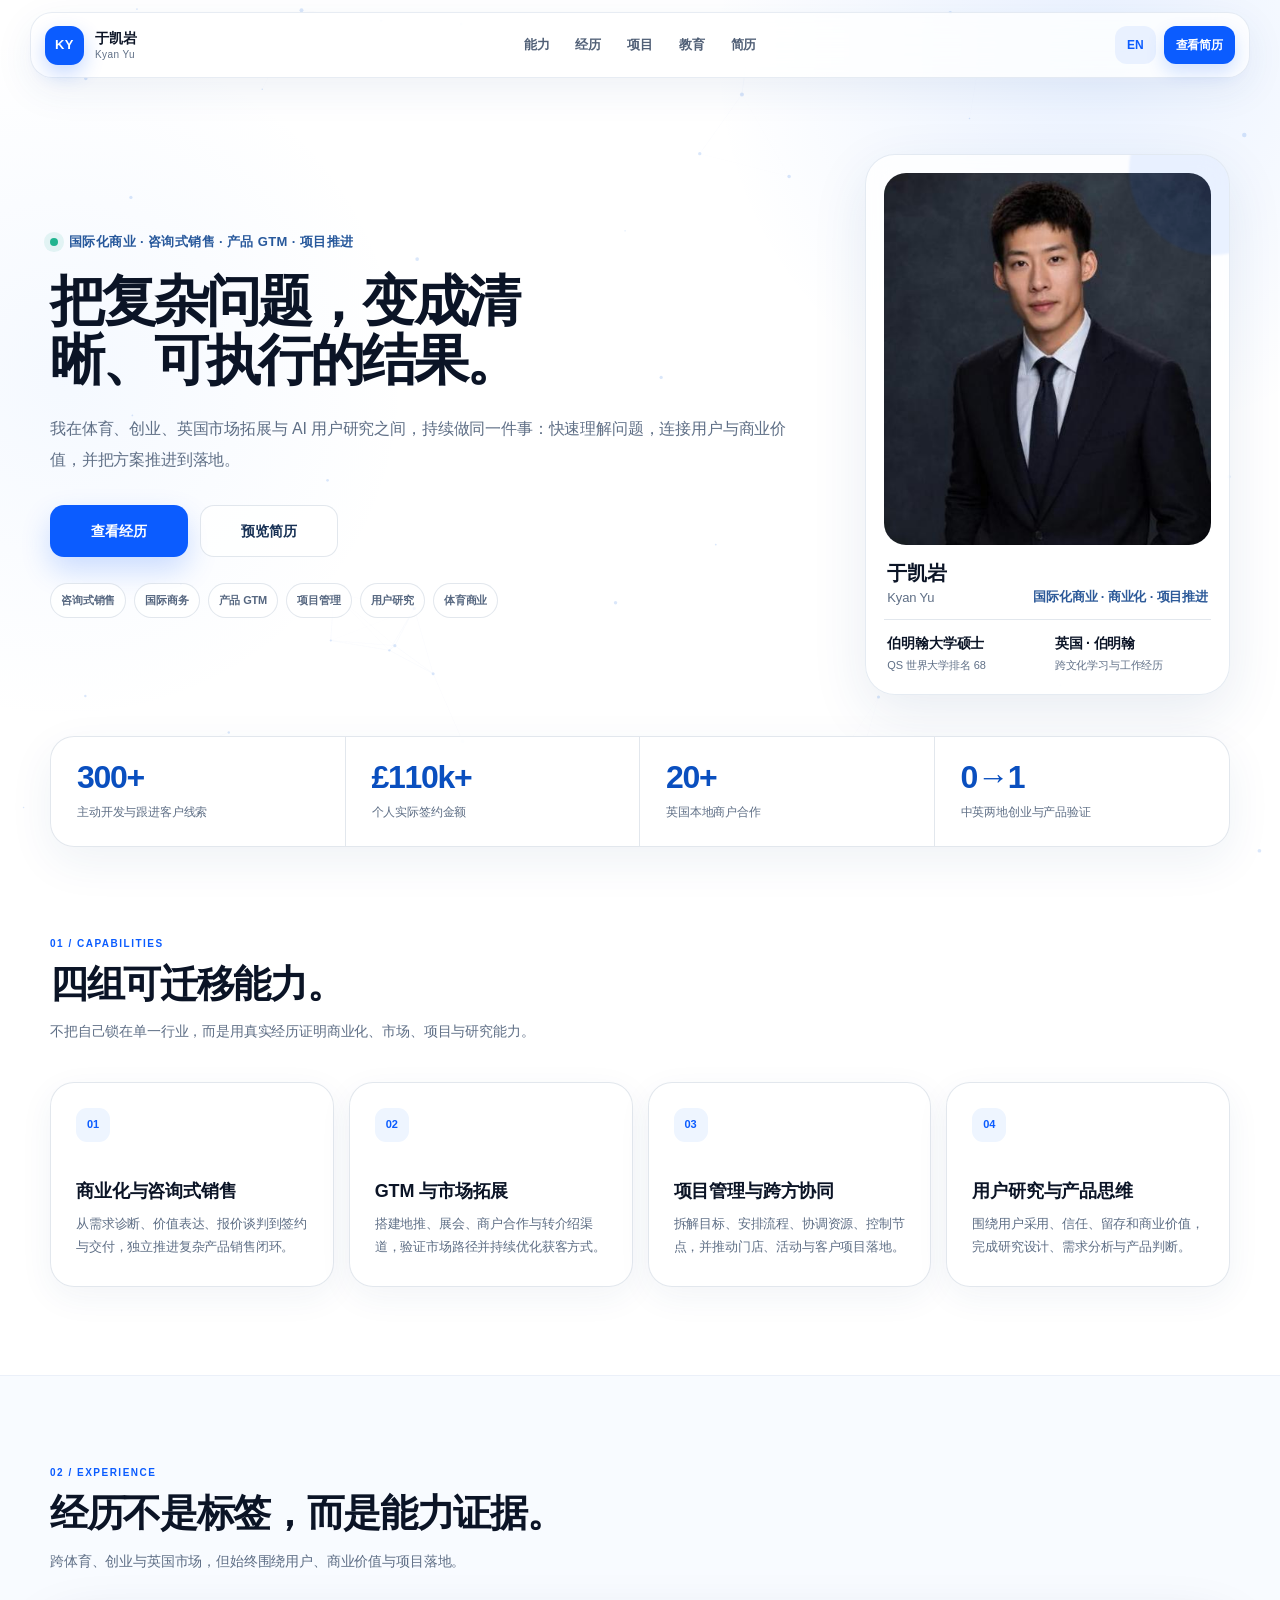
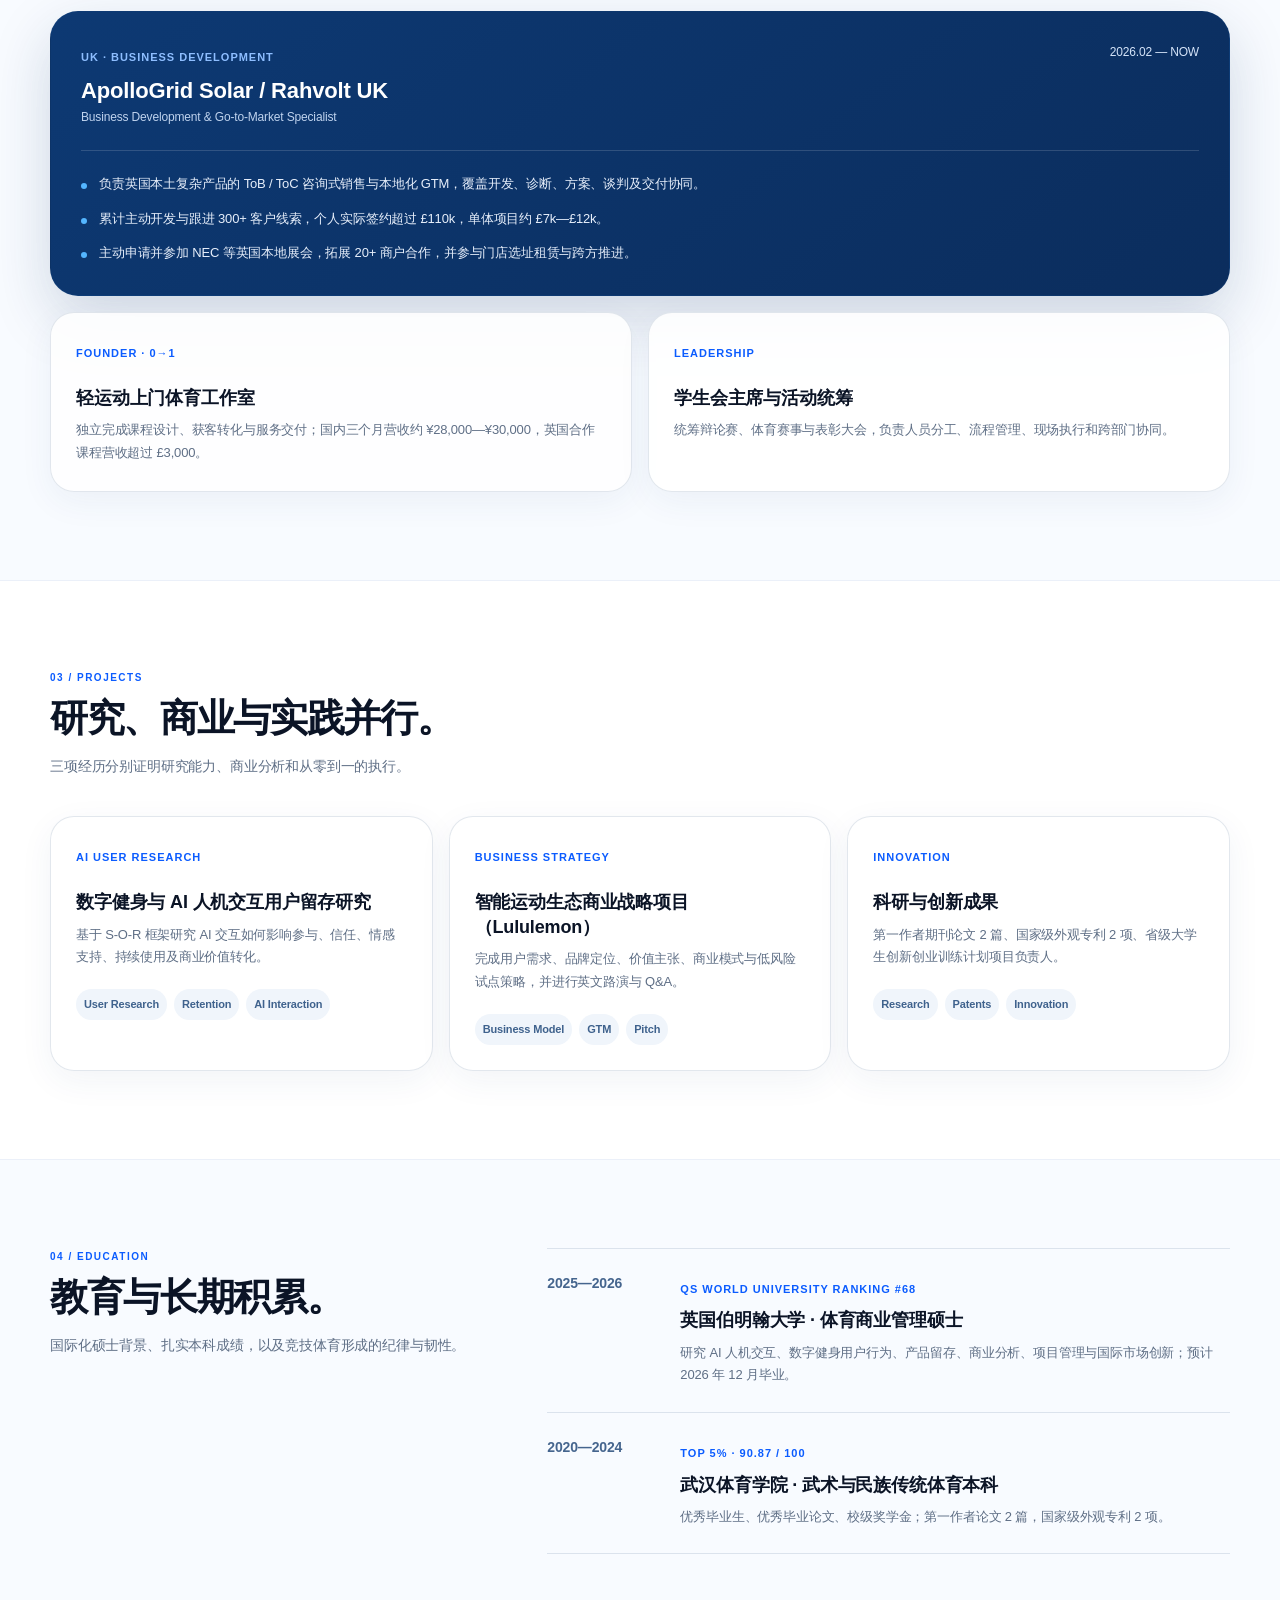
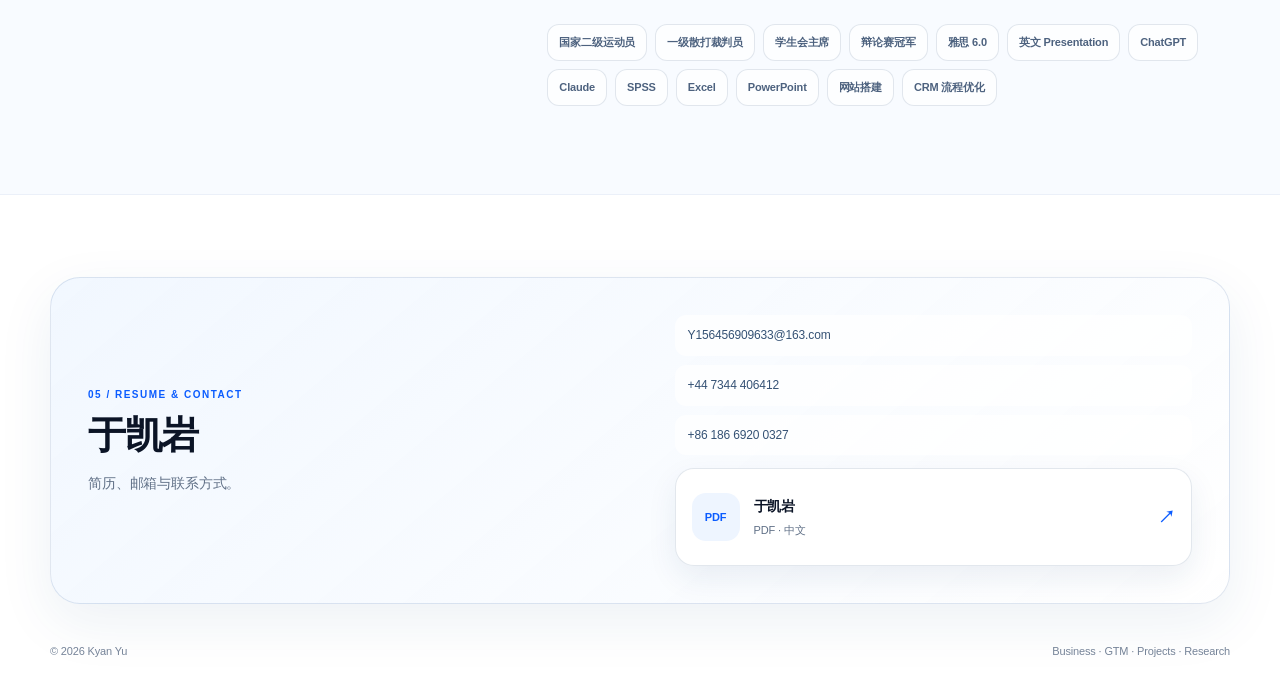
<file: index_fixed_for_github.html>
<!doctype html>
<html lang="zh-CN">
<head>
  <meta charset="UTF-8" />
  <meta name="viewport" content="width=device-width, initial-scale=1, viewport-fit=cover" />
  <meta name="description" content="于凯岩 Kyan Yu｜国际化商业、咨询式销售、产品 GTM、项目推进、用户研究与体育商业个人履历网站。" />
  <meta name="theme-color" content="#ffffff" />
  <title>于凯岩 Kyan Yu｜个人履历</title>
  <link rel="icon" href="./favicon.svg" type="image/svg+xml" />
  <link rel="stylesheet" href="styles.css" />
</head>
<body>
  <canvas id="particleCanvas" aria-hidden="true"></canvas>
  <div class="cursor-glow" aria-hidden="true"></div>
  <div class="page-progress" aria-hidden="true"><span></span></div>

  <header class="topbar" id="top">
    <a class="brand" href="#top" aria-label="返回顶部">
      <span class="brand-mark">KY</span>
      <span class="brand-name"><b>于凯岩</b><small>Kyan Yu</small></span>
    </a>
    <nav class="nav-links" aria-label="主导航">
      <a href="#capabilities" data-i18n="navCapabilities">能力</a>
      <a href="#experience" data-i18n="navExperience">经历</a>
      <a href="#projects" data-i18n="navProjects">项目</a>
      <a href="#education" data-i18n="navEducation">教育</a>
      <a href="#resume" data-i18n="navResume">简历</a>
    </nav>
    <div class="nav-actions">
      <button id="languageToggle" class="language-toggle" type="button" aria-label="切换语言">EN</button>
      <a class="download-link" href="./resume.pdf" target="_blank" rel="noopener" data-i18n="viewResume">查看简历</a>
    </div>
  </header>

  <main>
    <section class="hero shell">
      <div class="hero-copy reveal">
        <p class="eyebrow"><i></i><span data-i18n="heroEyebrow">国际化商业 · 咨询式销售 · 产品 GTM · 项目推进</span></p>
        <h1 data-i18n="heroTitle">把复杂问题，变成清晰、可执行的结果。</h1>
        <p class="hero-lead" data-i18n="heroLead">我在体育、创业、英国市场拓展与 AI 用户研究之间，持续做同一件事：快速理解问题，连接用户与商业价值，并把方案推进到落地。</p>
        <div class="hero-actions">
          <a class="button primary magnetic" href="#experience" data-i18n="viewExperience">查看经历</a>
          <a class="button secondary magnetic" href="./resume.pdf" target="_blank" rel="noopener" data-i18n="previewResume">预览简历</a>
        </div>
        <div class="focus-row" aria-label="能力方向">
          <span data-i18n="focus1">咨询式销售</span>
          <span data-i18n="focus2">国际商务</span>
          <span data-i18n="focus3">产品 GTM</span>
          <span data-i18n="focus4">项目管理</span>
          <span data-i18n="focus5">用户研究</span>
          <span data-i18n="focus6">体育商业</span>
        </div>
      </div>

      <aside class="profile-card reveal delay-1 tilt-card">
        <div class="profile-photo"><img src="./profile.png" alt="于凯岩职业照" /></div>
        <div class="profile-info">
          <div>
            <strong>于凯岩</strong>
            <span>Kyan Yu</span>
          </div>
          <p data-i18n="profileRole">国际化商业 · 商业化 · 项目推进</p>
        </div>
        <div class="profile-meta">
          <span><b data-i18n="profileSchool">伯明翰大学硕士</b><small data-i18n="profileSchoolSub">QS 世界大学排名 68</small></span>
          <span><b data-i18n="profileLocation">英国 · 伯明翰</b><small data-i18n="profileLocationSub">跨文化学习与工作经历</small></span>
        </div>
      </aside>
    </section>

    <section class="metrics shell reveal" aria-label="核心数据">
      <article class="metric-card tilt-card"><strong data-count="300" data-suffix="+">0</strong><span data-i18n="metricLeads">主动开发与跟进客户线索</span></article>
      <article class="metric-card tilt-card"><strong data-count="110" data-prefix="£" data-suffix="k+">0</strong><span data-i18n="metricSigned">个人实际签约金额</span></article>
      <article class="metric-card tilt-card"><strong data-count="20" data-suffix="+">0</strong><span data-i18n="metricPartners">英国本地商户合作</span></article>
      <article class="metric-card tilt-card"><strong>0→1</strong><span data-i18n="metricVenture">中英两地创业与产品验证</span></article>
    </section>

    <section class="section shell" id="capabilities">
      <div class="section-head reveal">
        <p>01 / CAPABILITIES</p>
        <h2 data-i18n="capabilitiesTitle">四组可迁移能力。</h2>
        <span data-i18n="capabilitiesLead">不把自己锁在单一行业，而是用真实经历证明商业化、市场、项目与研究能力。</span>
      </div>
      <div class="capability-grid">
        <article class="capability-card reveal tilt-card">
          <span>01</span>
          <h3 data-i18n="cap1Title">商业化与咨询式销售</h3>
          <p data-i18n="cap1Text">从需求诊断、价值表达、报价谈判到签约与交付，独立推进复杂产品销售闭环。</p>
        </article>
        <article class="capability-card reveal delay-1 tilt-card">
          <span>02</span>
          <h3 data-i18n="cap2Title">GTM 与市场拓展</h3>
          <p data-i18n="cap2Text">搭建地推、展会、商户合作与转介绍渠道，验证市场路径并持续优化获客方式。</p>
        </article>
        <article class="capability-card reveal delay-2 tilt-card">
          <span>03</span>
          <h3 data-i18n="cap3Title">项目管理与跨方协同</h3>
          <p data-i18n="cap3Text">拆解目标、安排流程、协调资源、控制节点，并推动门店、活动与客户项目落地。</p>
        </article>
        <article class="capability-card reveal delay-3 tilt-card">
          <span>04</span>
          <h3 data-i18n="cap4Title">用户研究与产品思维</h3>
          <p data-i18n="cap4Text">围绕用户采用、信任、留存和商业价值，完成研究设计、需求分析与产品判断。</p>
        </article>
      </div>
    </section>

    <section class="section section-soft" id="experience">
      <div class="shell">
        <div class="section-head reveal">
          <p>02 / EXPERIENCE</p>
          <h2 data-i18n="experienceTitle">经历不是标签，而是能力证据。</h2>
          <span data-i18n="experienceLead">跨体育、创业与英国市场，但始终围绕用户、商业价值与项目落地。</span>
        </div>

        <div class="experience-stack">
          <article class="experience-card primary-experience reveal tilt-card">
            <header>
              <div>
                <small>UK · BUSINESS DEVELOPMENT</small>
                <h3>ApolloGrid Solar / Rahvolt UK</h3>
                <p data-i18n="apolloRole">Business Development & Go-to-Market Specialist</p>
              </div>
              <time>2026.02 — NOW</time>
            </header>
            <ul>
              <li data-i18n="apollo1">负责英国本土复杂产品的 ToB / ToC 咨询式销售与本地化 GTM，覆盖开发、诊断、方案、谈判及交付协同。</li>
              <li data-i18n="apollo2">累计主动开发与跟进 300+ 客户线索，个人实际签约超过 £110k，单体项目约 £7k—£12k。</li>
              <li data-i18n="apollo3">主动申请并参加 NEC 等英国本地展会，拓展 20+ 商户合作，并参与门店选址租赁与跨方推进。</li>
            </ul>
          </article>

          <div class="experience-grid">
            <article class="mini-experience reveal delay-1 tilt-card">
              <small>FOUNDER · 0→1</small>
              <h3 data-i18n="ventureExperienceTitle">轻运动上门体育工作室</h3>
              <p data-i18n="ventureExperienceText">独立完成课程设计、获客转化与服务交付；国内三个月营收约 ¥28,000—¥30,000，英国合作课程营收超过 £3,000。</p>
            </article>
            <article class="mini-experience reveal delay-2 tilt-card">
              <small>LEADERSHIP</small>
              <h3 data-i18n="leadershipTitle">学生会主席与活动统筹</h3>
              <p data-i18n="leadershipText">统筹辩论赛、体育赛事与表彰大会，负责人员分工、流程管理、现场执行和跨部门协同。</p>
            </article>
          </div>
        </div>
      </div>
    </section>

    <section class="section shell" id="projects">
      <div class="section-head reveal">
        <p>03 / PROJECTS</p>
        <h2 data-i18n="projectsTitle">研究、商业与实践并行。</h2>
        <span data-i18n="projectsLead">三项经历分别证明研究能力、商业分析和从零到一的执行。</span>
      </div>
      <div class="project-grid">
        <article class="project-card reveal tilt-card">
          <small>AI USER RESEARCH</small>
          <h3 data-i18n="researchTitle">数字健身与 AI 人机交互用户留存研究</h3>
          <p data-i18n="researchText">基于 S-O-R 框架研究 AI 交互如何影响参与、信任、情感支持、持续使用及商业价值转化。</p>
          <div class="tag-row"><span>User Research</span><span>Retention</span><span>AI Interaction</span></div>
        </article>
        <article class="project-card reveal delay-1 tilt-card">
          <small>BUSINESS STRATEGY</small>
          <h3 data-i18n="luluTitle">智能运动生态商业战略项目（Lululemon）</h3>
          <p data-i18n="luluText">完成用户需求、品牌定位、价值主张、商业模式与低风险试点策略，并进行英文路演与 Q&A。</p>
          <div class="tag-row"><span>Business Model</span><span>GTM</span><span>Pitch</span></div>
        </article>
        <article class="project-card reveal delay-2 tilt-card">
          <small>INNOVATION</small>
          <h3 data-i18n="innovationTitle">科研与创新成果</h3>
          <p data-i18n="innovationText">第一作者期刊论文 2 篇、国家级外观专利 2 项、省级大学生创新创业训练计划项目负责人。</p>
          <div class="tag-row"><span>Research</span><span>Patents</span><span>Innovation</span></div>
        </article>
      </div>
    </section>

    <section class="section section-soft" id="education">
      <div class="shell education-layout">
        <div class="section-head reveal">
          <p>04 / EDUCATION</p>
          <h2 data-i18n="educationTitle">教育与长期积累。</h2>
          <span data-i18n="educationLead">国际化硕士背景、扎实本科成绩，以及竞技体育形成的纪律与韧性。</span>
        </div>
        <div class="education-list reveal">
          <article>
            <time>2025—2026</time>
            <div>
              <small>QS WORLD UNIVERSITY RANKING #68</small>
              <h3 data-i18n="uobTitle">英国伯明翰大学 · 体育商业管理硕士</h3>
              <p data-i18n="uobText">研究 AI 人机交互、数字健身用户行为、产品留存、商业分析、项目管理与国际市场创新；预计 2026 年 12 月毕业。</p>
            </div>
          </article>
          <article>
            <time>2020—2024</time>
            <div>
              <small>TOP 5% · 90.87 / 100</small>
              <h3 data-i18n="wtiTitle">武汉体育学院 · 武术与民族传统体育本科</h3>
              <p data-i18n="wtiText">优秀毕业生、优秀毕业论文、校级奖学金；第一作者论文 2 篇，国家级外观专利 2 项。</p>
            </div>
          </article>
        </div>
        <div class="credential-list reveal delay-1">
          <span data-i18n="c1">国家二级运动员</span>
          <span data-i18n="c2">一级散打裁判员</span>
          <span data-i18n="c3">学生会主席</span>
          <span data-i18n="c4">辩论赛冠军</span>
          <span data-i18n="c5">雅思 6.0</span>
          <span data-i18n="c6">英文 Presentation</span>
          <span>ChatGPT</span><span>Claude</span><span>SPSS</span><span>Excel</span><span>PowerPoint</span>
          <span data-i18n="c7">网站搭建</span><span data-i18n="c8">CRM 流程优化</span>
        </div>
      </div>
    </section>

    <section class="contact shell" id="resume">
      <div class="contact-copy reveal">
        <p>05 / RESUME & CONTACT</p>
        <h2 data-i18n="contactTitle">于凯岩</h2>
        <span data-i18n="contactText">简历、邮箱与联系方式。</span>
      </div>
      <div class="contact-side reveal delay-1">
        <a href="mailto:Y156456909633@163.com">Y156456909633@163.com</a>
        <a href="tel:+447344406412">+44 7344 406412</a>
        <a href="tel:+8618669200327">+86 186 6920 0327</a>
        <a class="resume-card magnetic" href="./resume.pdf" target="_blank" rel="noopener" download="于凯岩.pdf">
          <span>PDF</span>
          <div><strong data-i18n="resumeName">于凯岩</strong><small data-i18n="resumeLanguage">PDF · 中文</small></div>
          <b>↗</b>
        </a>
      </div>
    </section>
  </main>

  <footer class="footer shell">
    <span>© 2026 Kyan Yu</span>
    <span data-i18n="footer">Business · GTM · Projects · Research</span>
  </footer>

  <script src="script.js"></script>
</body>
</html>
</file>
<file: styles.css>
:root {
  --bg: #ffffff;
  --ink: #0b1426;
  --muted: #5f6f86;
  --blue: #0b5cff;
  --blue-deep: #0a3474;
  --blue-pale: #eef5ff;
  --card: rgba(255,255,255,.88);
  --line: rgba(19,58,108,.12);
  --shadow: 0 18px 55px rgba(25,67,125,.10);
  --radius: 24px;
  --shell: min(1180px, calc(100vw - 64px));
}
* { box-sizing: border-box; }
html { scroll-behavior: smooth; }
body {
  margin: 0;
  color: var(--ink);
  background: var(--bg);
  font-family: -apple-system, BlinkMacSystemFont, "SF Pro Display", "Segoe UI", "PingFang SC", "Hiragino Sans GB", "Microsoft YaHei", Arial, sans-serif;
  font-size: 16px;
  line-height: 1.72;
  letter-spacing: -.01em;
  overflow-x: hidden;
}
a { color: inherit; text-decoration: none; }
button, a { -webkit-tap-highlight-color: transparent; }
img { display: block; max-width: 100%; }
#particleCanvas { position: fixed; inset: 0; z-index: -3; width: 100%; height: 100%; pointer-events: none; opacity: .30; }
body::before {
  content: "";
  position: fixed;
  inset: 0;
  z-index: -4;
  background:
    radial-gradient(circle at 86% 6%, rgba(46,125,255,.10), transparent 28%),
    radial-gradient(circle at 5% 42%, rgba(107,166,255,.07), transparent 26%),
    linear-gradient(#fff, #fff);
}
.cursor-glow {
  position: fixed;
  left: 0; top: 0;
  width: 260px; height: 260px;
  margin: -130px 0 0 -130px;
  border-radius: 50%;
  background: radial-gradient(circle, rgba(40,116,255,.10), rgba(40,116,255,0) 68%);
  pointer-events: none;
  z-index: -1;
  transform: translate3d(-999px,-999px,0);
  transition: opacity .2s ease;
}
.page-progress { position: fixed; left: 0; right: 0; top: 0; height: 2px; z-index: 99; background: transparent; }
.page-progress span { display: block; width: 0; height: 100%; background: linear-gradient(90deg, #0b5cff, #6aa2ff); box-shadow: 0 0 12px rgba(11,92,255,.45); }
.shell { width: var(--shell); margin-inline: auto; }
.topbar {
  position: sticky;
  top: 12px;
  z-index: 50;
  width: min(1220px, calc(100vw - 38px));
  margin: 12px auto 0;
  min-height: 66px;
  display: grid;
  grid-template-columns: 1fr auto 1fr;
  align-items: center;
  gap: 20px;
  padding: 10px 14px;
  border: 1px solid rgba(20,72,139,.10);
  border-radius: 22px;
  background: rgba(255,255,255,.78);
  backdrop-filter: blur(18px) saturate(150%);
  box-shadow: 0 12px 38px rgba(32,76,136,.08);
}
.brand { display: inline-flex; align-items: center; gap: 11px; width: fit-content; }
.brand-mark { width: 39px; height: 39px; border-radius: 13px; display: grid; place-items: center; color: #fff; background: var(--blue); font-size: 13px; font-weight: 800; letter-spacing: .04em; box-shadow: 0 8px 20px rgba(11,92,255,.24); }
.brand-name { display: grid; line-height: 1.15; }
.brand-name b { font-size: 14px; }
.brand-name small { margin-top: 3px; color: var(--muted); font-size: 10px; letter-spacing: .04em; }
.nav-links { display: flex; align-items: center; gap: 4px; }
.nav-links a { position: relative; padding: 9px 11px; border-radius: 10px; color: #516077; font-size: 13px; font-weight: 650; transition: .2s ease; }
.nav-links a:hover, .nav-links a.active { color: var(--blue); background: rgba(11,92,255,.07); }
.nav-actions { justify-self: end; display: flex; align-items: center; gap: 8px; }
.language-toggle, .download-link { border: 0; border-radius: 12px; padding: 9px 12px; font: inherit; font-size: 12px; font-weight: 750; cursor: pointer; }
.language-toggle { color: var(--blue); background: rgba(11,92,255,.07); }
.download-link { color: #fff; background: var(--blue); box-shadow: 0 8px 18px rgba(11,92,255,.18); }
.hero {
  min-height: 680px;
  display: grid;
  grid-template-columns: minmax(0, 1.35fr) minmax(310px, .65fr);
  align-items: center;
  gap: 58px;
  padding: 76px 0 66px;
}
.eyebrow { display: flex; align-items: center; gap: 11px; margin: 0 0 19px; color: #28599c; font-size: 13px; font-weight: 750; letter-spacing: .03em; }
.eyebrow i { width: 8px; height: 8px; border-radius: 50%; background: #20b48f; box-shadow: 0 0 0 6px rgba(32,180,143,.10); }
.hero h1 { max-width: 840px; margin: 0; font-size: clamp(40px, 4.3vw, 60px); line-height: 1.06; letter-spacing: -.055em; font-weight: 780; text-wrap: balance; }
.hero-lead { max-width: 760px; margin: 25px 0 0; color: var(--muted); font-size: clamp(16px, 1.2vw, 19px); line-height: 1.9; }
.hero-actions { display: flex; flex-wrap: wrap; gap: 12px; margin-top: 30px; }
.button { min-width: 138px; padding: 13px 20px; border-radius: 14px; display: inline-flex; align-items: center; justify-content: center; font-size: 14px; font-weight: 750; transition: transform .2s ease, box-shadow .2s ease, background .2s ease; }
.button.primary { color: #fff; background: var(--blue); box-shadow: 0 13px 30px rgba(11,92,255,.20); }
.button.secondary { color: #173155; border: 1px solid var(--line); background: rgba(255,255,255,.70); }
.button:hover { transform: translateY(-2px); }
.focus-row { display: flex; flex-wrap: wrap; gap: 8px; margin-top: 26px; }
.focus-row span { padding: 7px 10px; border: 1px solid var(--line); border-radius: 999px; color: #566780; background: rgba(255,255,255,.72); font-size: 11px; font-weight: 650; }
.profile-card {
  position: relative;
  padding: 18px;
  border: 1px solid rgba(20,72,139,.11);
  border-radius: 30px;
  background: rgba(255,255,255,.76);
  box-shadow: var(--shadow);
  backdrop-filter: blur(14px);
  overflow: hidden;
  transform-style: preserve-3d;
}
.profile-card::after { content: ""; position: absolute; width: 170px; height: 170px; right: -70px; top: -70px; border-radius: 50%; background: rgba(11,92,255,.08); filter: blur(1px); }
.profile-photo { position: relative; overflow: hidden; border-radius: 22px; aspect-ratio: 4 / 4.55; background: #edf2f8; }
.profile-photo img { width: 100%; height: 100%; object-fit: cover; object-position: center 18%; }
.profile-info { display: flex; align-items: end; justify-content: space-between; gap: 15px; padding: 17px 3px 13px; border-bottom: 1px solid var(--line); }
.profile-info div { display: grid; line-height: 1.1; }
.profile-info strong { font-size: 20px; }
.profile-info span { margin-top: 5px; color: var(--muted); font-size: 11px; }
.profile-info p { margin: 0; color: #2d5a99; font-size: 11px; font-weight: 700; text-align: right; }
.profile-meta { display: grid; grid-template-columns: 1fr 1fr; gap: 14px; padding: 14px 3px 2px; }
.profile-meta span { display: grid; }
.profile-meta b { font-size: 12px; }
.profile-meta small { margin-top: 4px; color: var(--muted); font-size: 9px; line-height: 1.5; }
.metrics { display: grid; grid-template-columns: repeat(4, 1fr); margin-top: -25px; border: 1px solid var(--line); border-radius: 24px; background: rgba(255,255,255,.84); box-shadow: 0 15px 45px rgba(24,69,129,.07); backdrop-filter: blur(12px); overflow: hidden; }
.metrics article { min-height: 108px; display: flex; flex-direction: column; justify-content: center; padding: 24px 26px; border-right: 1px solid var(--line); transform-style: preserve-3d; }
.metrics article:last-child { border-right: 0; }
.metrics strong { color: #0a4fbf; font-size: clamp(27px, 2.5vw, 40px); line-height: 1; letter-spacing: -.04em; }
.metrics span { margin-top: 10px; color: var(--muted); font-size: 12px; line-height: 1.55; }
.section { padding: 88px 0; }
.section-soft { position: relative; background: rgba(245,249,255,.66); border-top: 1px solid rgba(22,76,145,.06); border-bottom: 1px solid rgba(22,76,145,.06); }
.section-head { max-width: 720px; margin-bottom: 38px; }
.section-head > p, .contact-copy > p { margin: 0 0 10px; color: var(--blue); font-size: 10px; font-weight: 800; letter-spacing: .15em; }
.section-head h2, .contact-copy h2 { margin: 0; font-size: clamp(28px, 3vw, 39px); line-height: 1.16; letter-spacing: -.035em; }
.section-head > span, .contact-copy > span { display: block; margin-top: 13px; color: var(--muted); font-size: 14px; line-height: 1.75; }
.capability-grid { display: grid; grid-template-columns: repeat(4, 1fr); gap: 15px; }
.capability-card, .project-card, .mini-experience {
  position: relative;
  min-height: 205px;
  padding: 25px;
  border: 1px solid var(--line);
  border-radius: var(--radius);
  background: var(--card);
  box-shadow: 0 10px 34px rgba(27,67,117,.06);
  transition: transform .24s ease, box-shadow .24s ease, border-color .24s ease;
  transform-style: preserve-3d;
}
.capability-card:hover, .project-card:hover, .mini-experience:hover, .experience-card:hover { box-shadow: 0 22px 55px rgba(29,76,139,.12); border-color: rgba(11,92,255,.22); }
.capability-card > span { display: inline-flex; width: 34px; height: 34px; align-items: center; justify-content: center; border-radius: 11px; color: var(--blue); background: var(--blue-pale); font-size: 11px; font-weight: 800; }
.capability-card h3 { margin: 37px 0 10px; font-size: 18px; line-height: 1.35; }
.capability-card p, .project-card p, .mini-experience p { margin: 0; color: var(--muted); font-size: 13px; line-height: 1.75; }
.experience-stack { display: grid; gap: 16px; }
.experience-card { padding: 30px; border: 1px solid rgba(24,79,150,.15); border-radius: 28px; background: linear-gradient(142deg, #0d3973 0%, #0b2d5d 100%); color: #fff; box-shadow: 0 22px 60px rgba(12,47,95,.18); transition: transform .24s ease, box-shadow .24s ease; transform-style: preserve-3d; }
.experience-card header { display: flex; align-items: flex-start; justify-content: space-between; gap: 30px; padding-bottom: 22px; border-bottom: 1px solid rgba(255,255,255,.15); }
.experience-card small { color: #8ebeff; font-size: 9px; font-weight: 800; letter-spacing: .12em; }
.experience-card h3 { margin: 7px 0 3px; font-size: 22px; line-height: 1.25; }
.experience-card header p { margin: 0; color: #bfd3ee; font-size: 12px; }
.experience-card time { color: #d5e4f9; font-size: 11px; white-space: nowrap; }
.experience-card ul { margin: 22px 0 0; padding: 0; list-style: none; display: grid; gap: 12px; }
.experience-card li { position: relative; padding-left: 18px; color: #e7effb; font-size: 13px; line-height: 1.75; }
.experience-card li::before { content: ""; position: absolute; left: 0; top: .78em; width: 6px; height: 6px; border-radius: 50%; background: #54b6ff; }
.experience-grid { display: grid; grid-template-columns: 1fr 1fr; gap: 16px; }
.mini-experience { min-height: 180px; }
.mini-experience small, .project-card small, .education-list small { color: var(--blue); font-size: 9px; font-weight: 800; letter-spacing: .11em; }
.mini-experience h3, .project-card h3 { margin: 20px 0 9px; font-size: 18px; line-height: 1.38; }
.project-grid { display: grid; grid-template-columns: repeat(3, 1fr); gap: 16px; }
.project-card { min-height: 225px; }
.tag-row { display: flex; flex-wrap: wrap; gap: 7px; margin-top: 20px; }
.tag-row span { padding: 6px 8px; border-radius: 999px; color: #3f628d; background: #f0f5fb; font-size: 9px; font-weight: 700; }
.education-layout { display: grid; grid-template-columns: .77fr 1.23fr; gap: 70px; align-items: start; }
.education-layout .section-head { position: sticky; top: 115px; }
.education-list { display: grid; }
.education-list article { display: grid; grid-template-columns: 105px 1fr; gap: 28px; padding: 25px 0; border-top: 1px solid var(--line); }
.education-list article:last-child { border-bottom: 1px solid var(--line); }
.education-list time { color: #45658e; font-size: 12px; font-weight: 700; }
.education-list h3 { margin: 7px 0 8px; font-size: 18px; line-height: 1.4; }
.education-list p { margin: 0; color: var(--muted); font-size: 13px; line-height: 1.75; }
.credential-list { grid-column: 2; display: flex; flex-wrap: wrap; gap: 8px; }
.credential-list span { padding: 8px 11px; border: 1px solid var(--line); border-radius: 12px; color: #4d627f; background: rgba(255,255,255,.72); font-size: 10px; font-weight: 650; }
.contact { margin-top: 82px; padding: 37px; display: grid; grid-template-columns: 1.02fr .98fr; gap: 48px; border: 1px solid rgba(12,63,130,.12); border-radius: 30px; background: linear-gradient(140deg, rgba(239,246,255,.85), rgba(255,255,255,.92)); box-shadow: 0 18px 55px rgba(30,72,126,.08); }
.contact-copy { align-self: center; }
.contact-side { display: grid; gap: 9px; }
.contact-side > a:not(.resume-card) { padding: 10px 13px; border-radius: 11px; color: #355275; background: rgba(255,255,255,.68); font-size: 12px; transition: background .2s ease, transform .2s ease; }
.contact-side > a:not(.resume-card):hover { background: #fff; transform: translateX(3px); }
.resume-card { margin-top: 4px; min-height: 98px; padding: 16px; display: grid; grid-template-columns: 48px 1fr auto; gap: 14px; align-items: center; border-radius: 19px; background: #fff; box-shadow: 0 12px 30px rgba(24,64,119,.08); border: 1px solid var(--line); transition: transform .22s ease, box-shadow .22s ease; }
.resume-card:hover { transform: translateY(-3px); box-shadow: 0 20px 45px rgba(24,64,119,.13); }
.resume-card > span { width: 48px; height: 48px; display: grid; place-items: center; border-radius: 14px; color: var(--blue); background: var(--blue-pale); font-size: 11px; font-weight: 800; }
.resume-card div { display: grid; }
.resume-card strong { font-size: 14px; }
.resume-card small { margin-top: 3px; color: var(--muted); font-size: 10px; }
.resume-card > b { color: var(--blue); font-size: 17px; }
.footer { min-height: 95px; display: flex; justify-content: space-between; align-items: center; color: #758398; font-size: 10px; }
.reveal { opacity: 0; transform: translateY(22px); transition: opacity .7s cubic-bezier(.2,.7,.2,1), transform .7s cubic-bezier(.2,.7,.2,1); }
.reveal.visible { opacity: 1; transform: translateY(0); }
.delay-1 { transition-delay: .08s; }
.delay-2 { transition-delay: .16s; }
.delay-3 { transition-delay: .24s; }
@media (max-width: 980px) {
  :root { --shell: min(100% - 36px, 760px); }
  .topbar { grid-template-columns: 1fr auto; }
  .nav-links { display: none; }
  .hero { min-height: auto; grid-template-columns: 1fr; gap: 38px; padding: 76px 0 62px; }
  .hero h1 { max-width: 720px; }
  .profile-card { max-width: 470px; }
  .metrics { grid-template-columns: repeat(2, 1fr); }
  .metrics article:nth-child(2) { border-right: 0; }
  .metrics article:nth-child(-n+2) { border-bottom: 1px solid var(--line); }
  .capability-grid { grid-template-columns: repeat(2, 1fr); }
  .project-grid { grid-template-columns: 1fr 1fr; }
  .project-card:last-child { grid-column: 1 / -1; }
  .education-layout { grid-template-columns: 1fr; gap: 20px; }
  .education-layout .section-head { position: static; }
  .credential-list { grid-column: auto; }
  .contact { grid-template-columns: 1fr; }
}
@media (max-width: 640px) {
  :root { --shell: calc(100vw - 28px); }
  body { font-size: 15px; }
  .topbar { top: 7px; width: calc(100vw - 14px); margin-top: 7px; min-height: 58px; border-radius: 17px; padding: 8px 9px; }
  .brand-name, .download-link { display: none; }
  .hero { padding-top: 54px; gap: 28px; }
  .hero h1 { font-size: clamp(35px, 10vw, 44px); }
  .hero-lead { font-size: 14px; }
  .button { width: 100%; }
  .profile-card { max-width: 100%; border-radius: 22px; }
  .profile-photo { aspect-ratio: 4 / 4.9; }
  .metrics { grid-template-columns: 1fr; margin-top: 0; }
  .metrics article { min-height: 87px; border-right: 0; border-bottom: 1px solid var(--line); }
  .metrics article:last-child { border-bottom: 0; }
  .section { padding: 68px 0; }
  .section-head h2, .contact-copy h2 { font-size: 29px; }
  .section-head > span, .contact-copy > span { font-size: 13px; }
  .capability-grid, .experience-grid, .project-grid { grid-template-columns: 1fr; }
  .project-card:last-child { grid-column: auto; }
  .capability-card { min-height: 180px; }
  .experience-card { padding: 21px; border-radius: 22px; }
  .experience-card header { flex-direction: column; }
  .education-list article { grid-template-columns: 1fr; gap: 8px; }
  .contact { margin-top: 68px; padding: 22px; gap: 24px; border-radius: 23px; }
  .footer { min-height: 80px; flex-direction: column; justify-content: center; gap: 5px; }
  .cursor-glow { display: none; }
}
@media (prefers-reduced-motion: reduce) {
  html { scroll-behavior: auto; }
  *, *::before, *::after { transition: none !important; animation: none !important; }
  .reveal { opacity: 1; transform: none; }
  #particleCanvas, .cursor-glow { display: none; }
}

/* v5: rebalance micro typography only — layout and visual system unchanged */
.profile-info span {
  font-size: 13px;
  line-height: 1.35;
}
.profile-info p {
  font-size: 13px;
  line-height: 1.4;
}
.profile-meta b {
  font-size: 14px;
  line-height: 1.35;
}
.profile-meta small {
  font-size: 11px;
  line-height: 1.55;
}
.experience-card small,
.mini-experience small,
.project-card small,
.education-list small {
  font-size: 11px;
  line-height: 1.35;
  letter-spacing: .09em;
}
.experience-card time {
  font-size: 12px;
}
.education-list time {
  font-size: 14px;
  line-height: 1.4;
}
.tag-row span,
.credential-list span,
.resume-card small,
.footer {
  font-size: 11px;
}

@media (max-width: 640px) {
  .profile-info span,
  .profile-info p { font-size: 12px; }
  .profile-meta b { font-size: 13px; }
  .profile-meta small { font-size: 10.5px; }
  .experience-card small,
  .mini-experience small,
  .project-card small,
  .education-list small { font-size: 10.5px; }
  .education-list time { font-size: 13px; }
}
</file>
